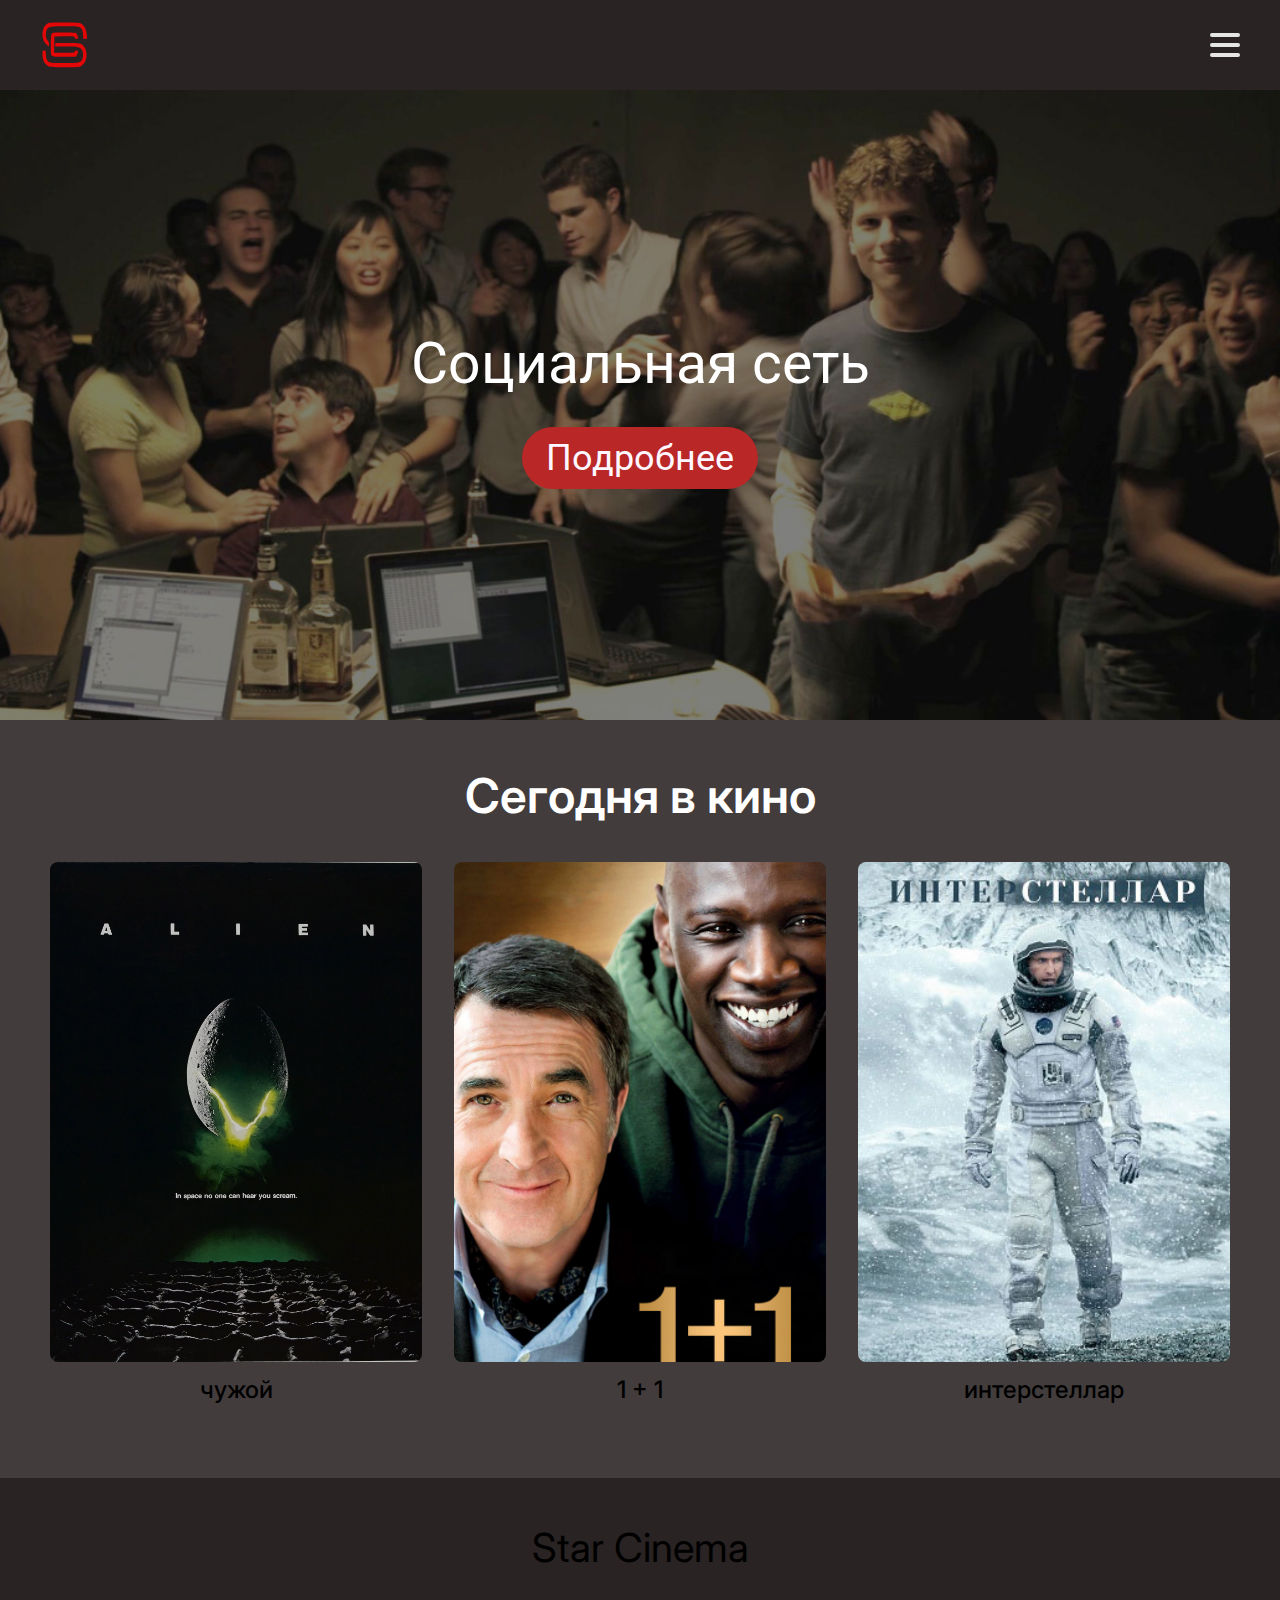
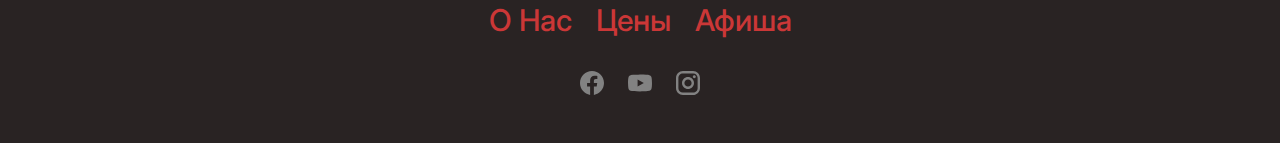
<file: index.html>
<!DOCTYPE html>
<html lang="ru">
<head>
    <meta charset="UTF-8">
    <meta name="viewport" content="width=device-width, initial-scale=1.0">
    <title>Star Cinema - Киноафиша</title>
    <link rel="stylesheet" href="scss/style.css">
    <link href="https://fonts.googleapis.com/css2?family=Inter:wght@400;500;600;700&family=Roboto:wght@400;500&display=swap" rel="stylesheet">
    <link rel="icon" href="assets/images/images.svg">
</head>
<body>
    <!-- Главная страница (афиша) -->
    <div class="page" id="main-page">
        <!-- Шапка сайта -->
        <header class="header">
            <div class="header__logo"><img src="assets/images/images.svg"></div>
            <div class="header__burger" id="burger-menu">
                <span></span>
                <span></span>
                <span></span>
            </div>
        </header>

        <!-- Основной контент -->
        <main class="main">
            <div class="main__hero">
                <div class="main__overlay"></div>
                <h1 class="main__title">Социальная сеть</h1>
                <button class="main__btn">Подробнее</button>
            </div>

            <section class="movies">
                <h2 class="movies__title">Сегодня в кино</h2>
                <div class="movies__container">
                    <div class="movie-card">
                        <div class="movie-card__image">
                            <img src="assets/images/alien.jpg" alt="Чужой">
                        </div>
                        <div class="movie-card__title">чужой</div>
                    </div>
                    <div class="movie-card">
                        <div class="movie-card__image">
                            <img src="assets/images/oneplus.jpg" alt="1 + 1">
                        </div>
                        <div class="movie-card__title">1 + 1</div>
                    </div>
                    <div class="movie-card">
                        <div class="movie-card__image">
                            <img src="assets/images/interstellar.jpg" alt="интерстеллар">
                        </div>
                        <div class="movie-card__title">интерстеллар</div>
                    </div>
                </div>
            </section>
        </main>

        <!-- Подвал сайта -->
        <footer class="footer">
            <div class="footer__logo">Star Cinema</div>
            <div class="footer__links">
                <a href="about.html" class="footer__link">О Нас</a>
                <a href="price.html" class="footer__link">Цены</a>
                <a href="posters.html" class="footer__link">Афиша</a>
            </div>
            <div class="footer__social">
                <a href="#" class="footer__social-icon">
                    <img src="assets/images/facebook-icon.svg" alt="Facebook">
                </a>
                <a href="#" class="footer__social-icon">
                    <img src="assets/images/youtube-icon.svg" alt="YouTube">
                </a>
                <a href="#" class="footer__social-icon">
                    <img src="assets/images/instagram-icon.svg" alt="Instagram">
                </a>
            </div>
        </footer>
    </div>

   <script src="js/script.js"></script>
</body>
</html>
</file>
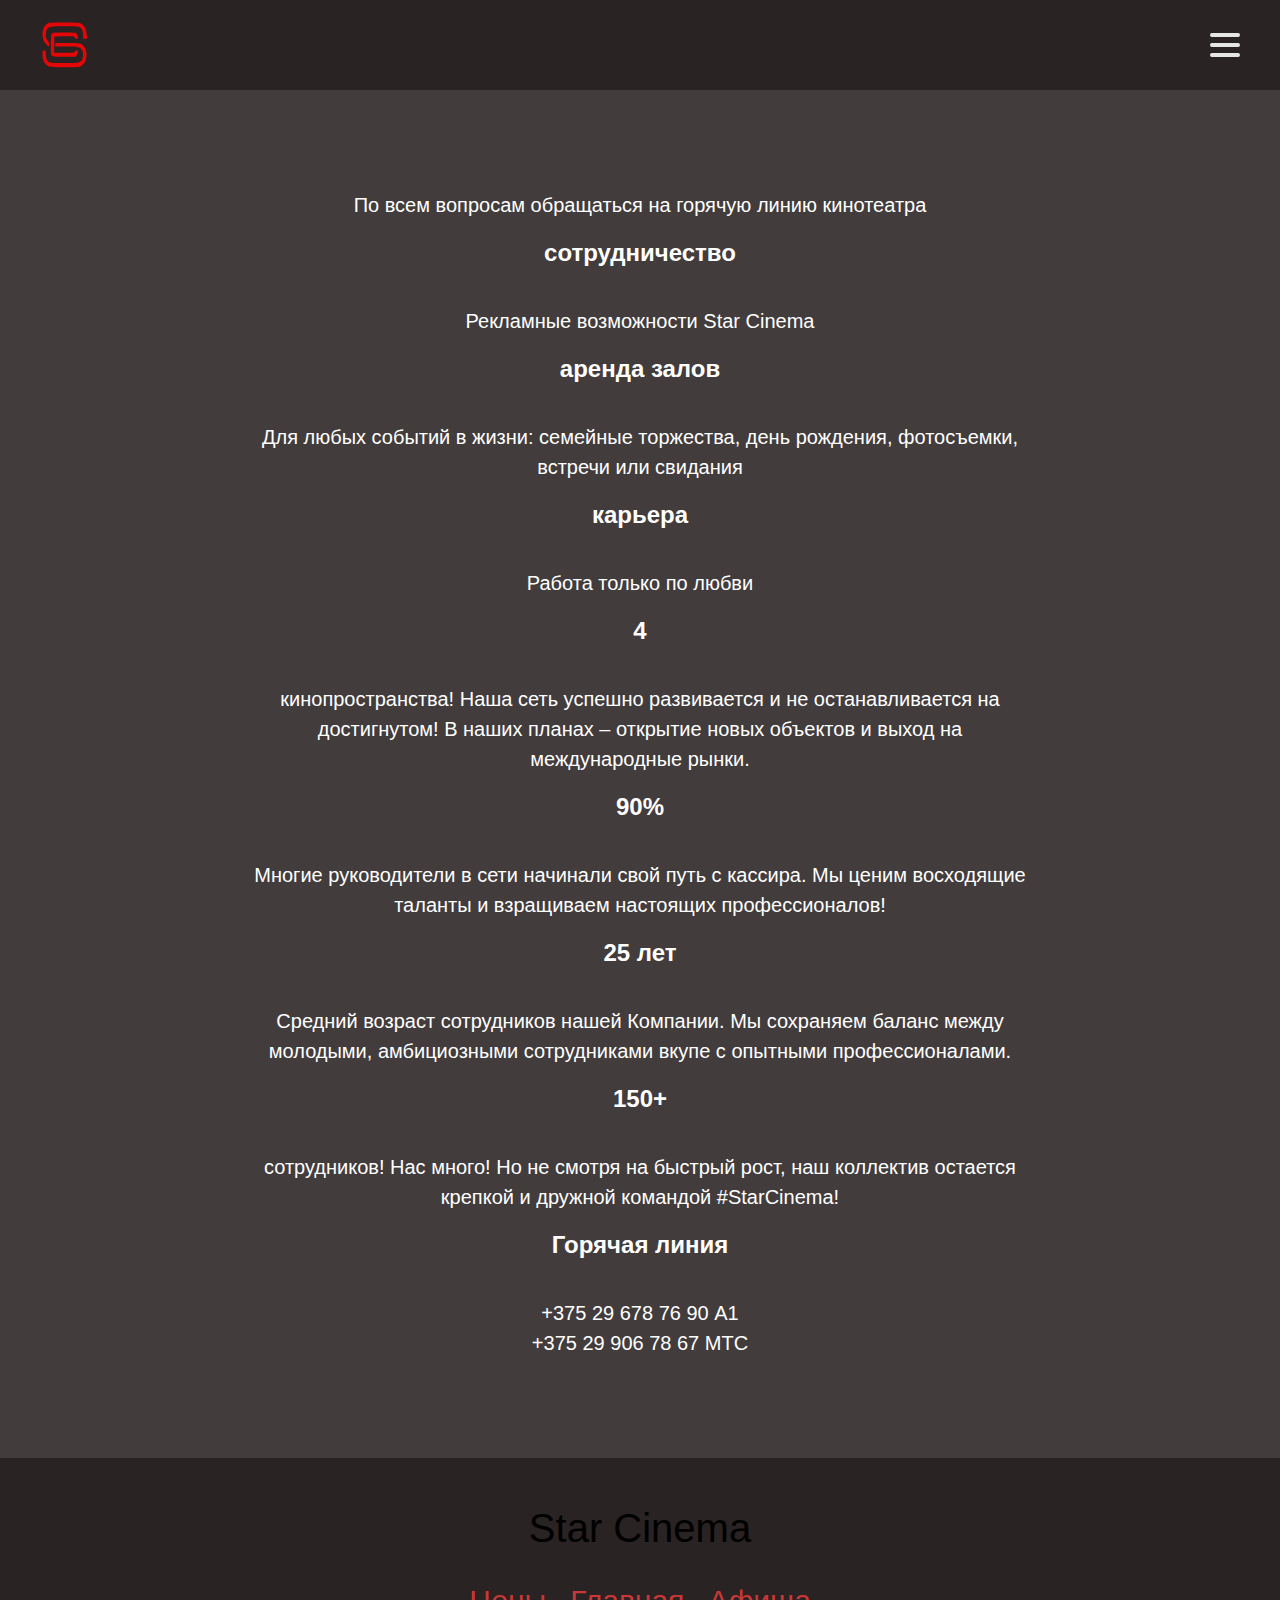
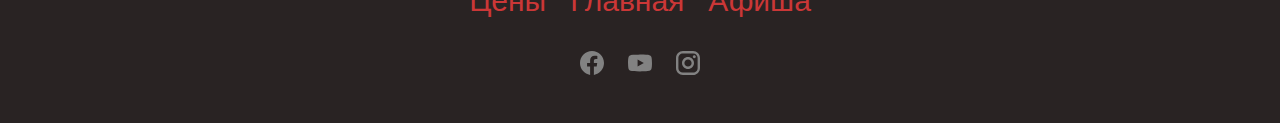
<file: about.html>
<!DOCTYPE html>
<html lang="ru">
<head>
    <meta charset="UTF-8">
    <meta name="viewport" content="width=device-width, initial-scale=1.0">
    <title>Star Cinema - О нас</title>
    <link rel="stylesheet" href="scss/style.css">
    <link rel="icon" href="assets/images/images.svg">
</head>
<body>
    <div class="page" id="about-page">
        <!-- Шапка сайта -->
        <header class="header">
            <div class="header__logo"><img src="assets/images/images.svg"></div>
            <div class="header__burger" id="burger-menu-about">
                <span></span>
                <span></span>
                <span></span>
            </div>
        </header>

        <!-- Основной контент -->
        <main class="main">
            <section class="about">
                <div class="about__content">
                    <div class="about__text">
                        По всем вопросам обращаться на горячую линию кинотеатра<br>
                        <strong>сотрудничество</strong><br>
                        Рекламные возможности Star Cinema<br>
                        <strong>аренда залов</strong><br>
                        Для любых событий в жизни: семейные торжества, день рождения, фотосъемки, встречи или свидания<br>
                        <strong>карьера</strong><br>
                        Работа только по любви<br>
                        <strong>4</strong><br>
                        кинопространства! Наша сеть успешно развивается и не останавливается на достигнутом! В наших планах – открытие новых объектов и выход на международные рынки.<br>
                        <strong>90%</strong><br>
                        Многие руководители в сети начинали свой путь с кассира. Мы ценим восходящие таланты и взращиваем настоящих профессионалов!<br>
                        <strong>25 лет</strong><br>
                        Средний возраст сотрудников нашей Компании. Мы сохраняем баланс между молодыми, амбициозными сотрудниками вкупе с опытными профессионалами.<br>
                        <strong>150+</strong><br>
                        сотрудников! Нас много! Но не смотря на быстрый рост, наш коллектив остается крепкой и дружной командой #StarCinema!<br>
                        <strong>Горячая линия</strong><br>
                        +375 29 678 76 90 А1<br>
                        +375 29 906 78 67 МТС
                    </div>
                </div>
            </section>
        </main>

        <!-- Подвал сайта -->
        <footer class="footer">
            <div class="footer__logo">Star Cinema</div>
            <div class="footer__links">
                <a href="price.html" class="footer__link">Цены</a>
                <a href="index.html" class="footer__link">Главная</a>
                <a href="posters.html" class="footer__link">Афиша</a>
            </div>
            <div class="footer__social">
                <a href="#" class="footer__social-icon">
                    <img src="assets/images/facebook-icon.svg" alt="Facebook">
                </a>
                <a href="#" class="footer__social-icon">
                    <img src="assets/images/youtube-icon.svg" alt="YouTube">
                </a>
                <a href="#" class="footer__social-icon">
                    <img src="assets/images/instagram-icon.svg" alt="Instagram">
                </a>
            </div>
        </footer>
    </div>

    <script src="js/script.js"></script>
</body>
</html>
</file>
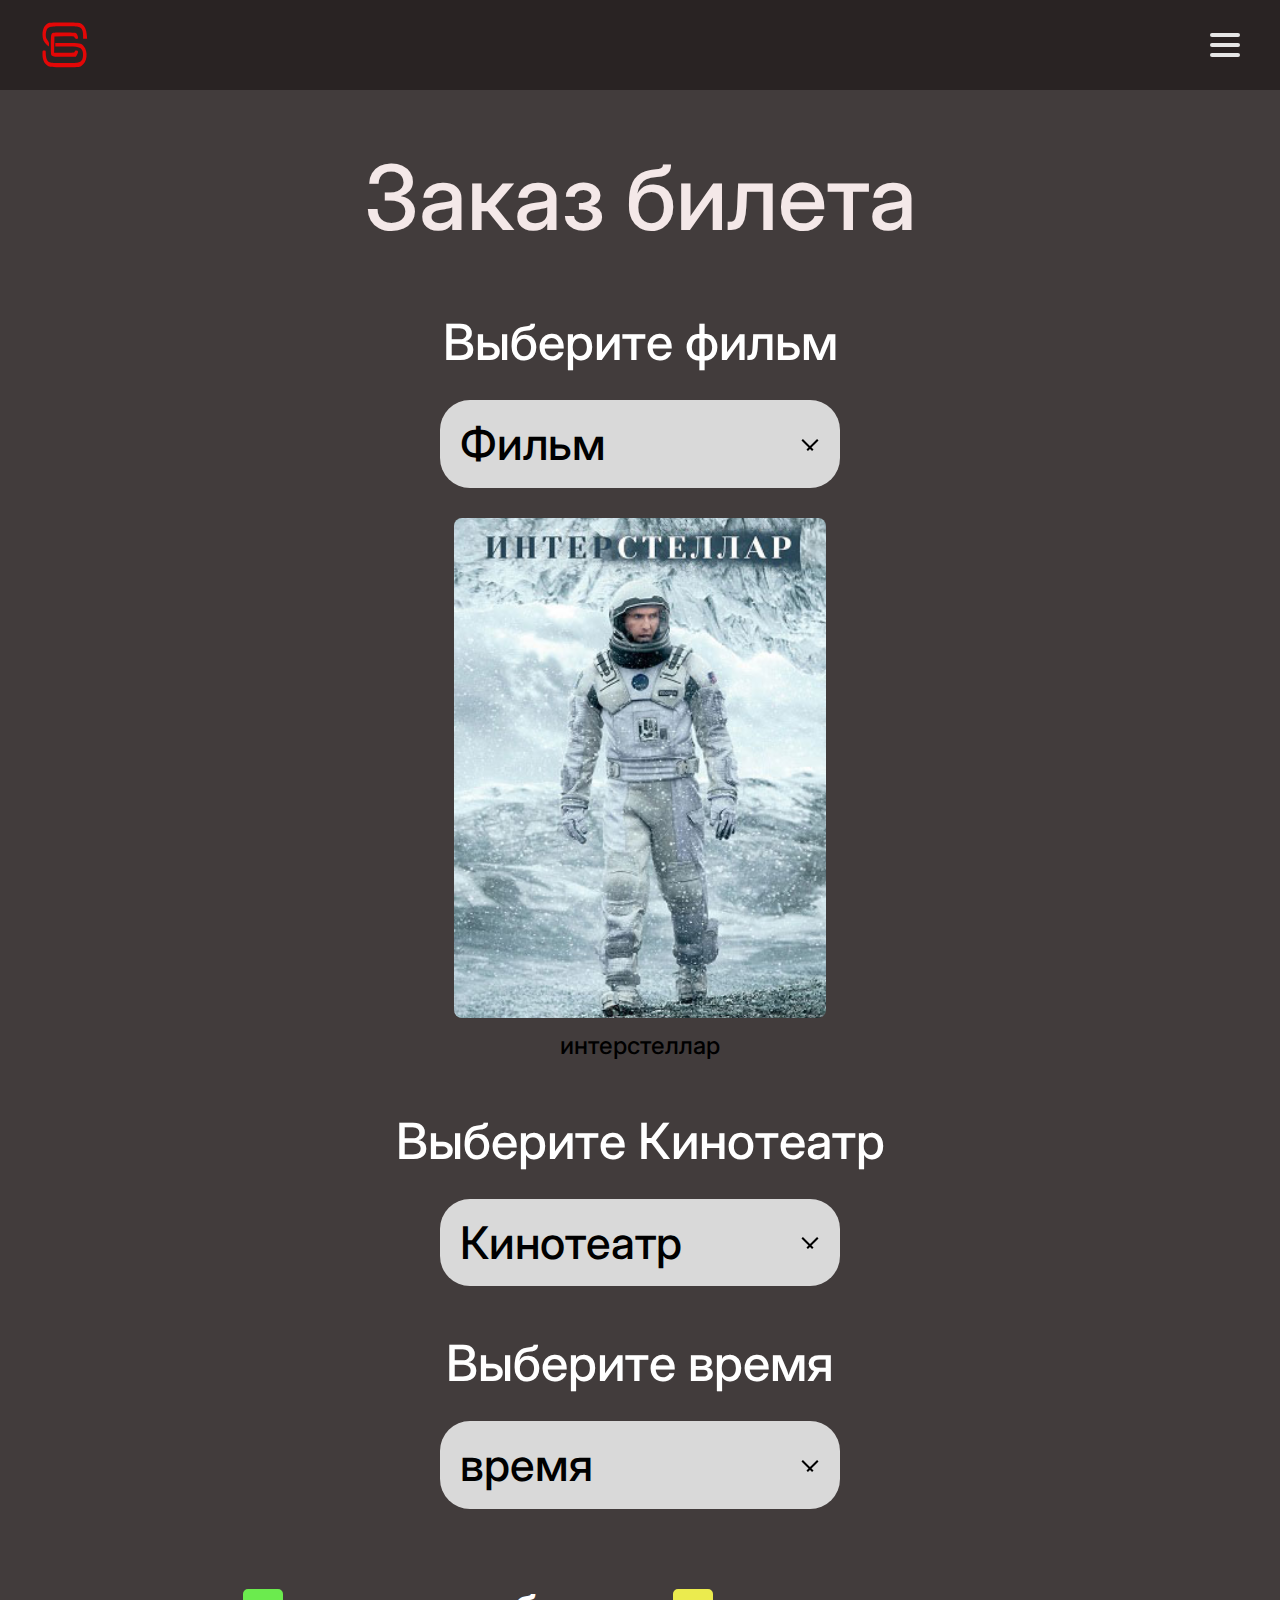
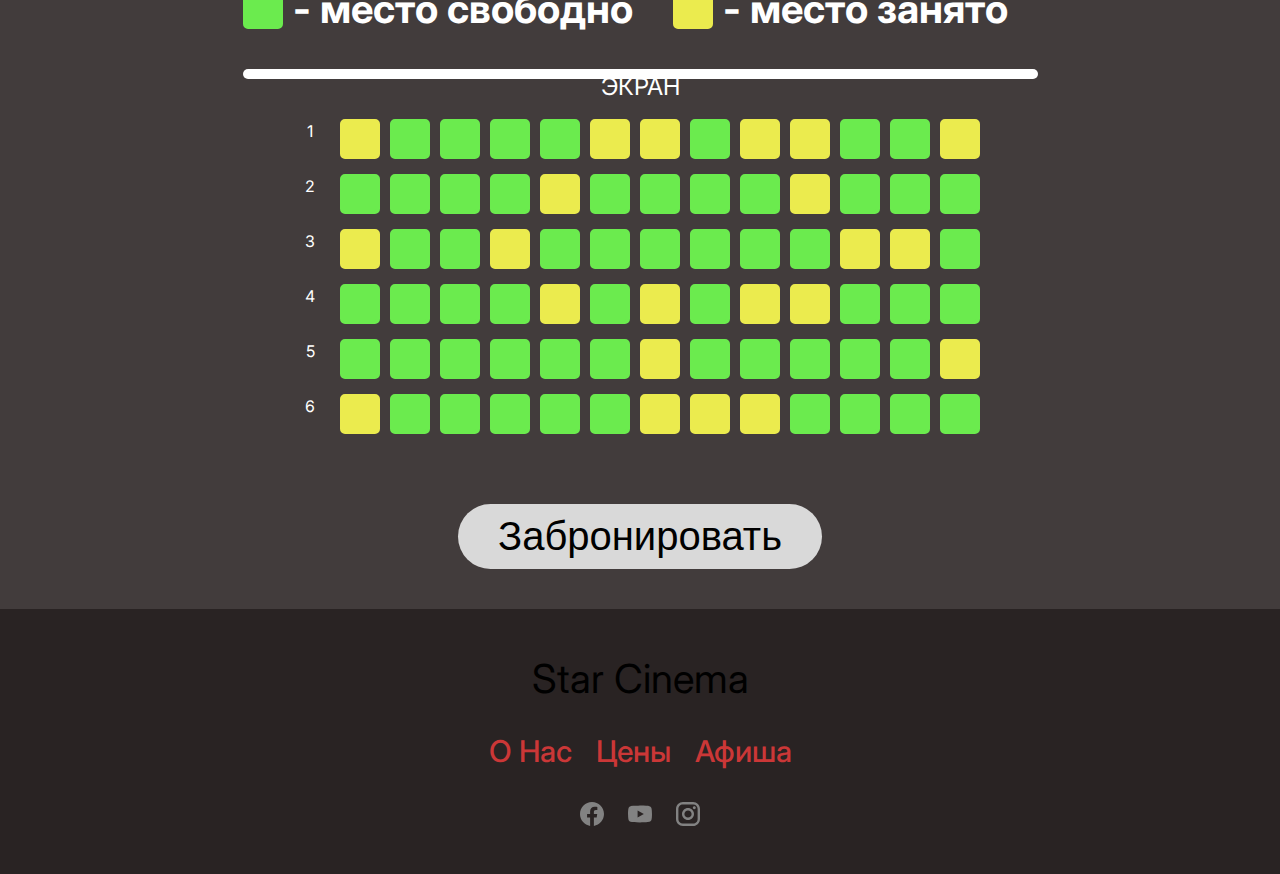
<file: booking.html>
<!DOCTYPE html>
<html lang="ru">
<head>
    <meta charset="UTF-8">
    <meta name="viewport" content="width=device-width, initial-scale=1.0">
    <title>Star Cinema - Бронирование</title>
    <link rel="stylesheet" href="scss/style.css">
    <link href="https://fonts.googleapis.com/css2?family=Inter:wght@400;500;600;700&family=Roboto:wght@400;500&display=swap" rel="stylesheet">
    <link rel="icon" href="assets/images/images.svg">
</head>
<body>
    <div class="page" id="booking-page">
        <!-- Шапка сайта -->
        <header class="header">
            <div class="header__logo"><img src="assets/images/images.svg"></div>
            <div class="header__burger" id="burger-menu-booking">
                <span></span>
                <span></span>
                <span></span>
            </div>
        </header>

        <!-- Основной контент -->
        <main class="main">
            <section class="booking">
                <h2 class="booking__title">Заказ билета</h2>
                
                <div class="booking__form">
                    <div class="booking__section">
                        <h3 class="booking__section-title">Выберите фильм</h3>
                        <div class="booking__dropdown">
                            <div class="booking__dropdown-selected">
                                <span>Фильм</span>
                                <div class="booking__dropdown-arrow"></div>
                            </div>
                        </div>
                        
                        <div class="booking__movie">
                            <div class="booking__movie-image">
                                <img src="assets/images/interstellar.jpg" alt="Интерстеллар">
                            </div>
                            <div class="booking__movie-title">интерстеллар</div>
                        </div>
                    </div>

                    <div class="booking__section">
                        <h3 class="booking__section-title">Выберите Кинотеатр</h3>
                        <div class="booking__dropdown">
                            <div class="booking__dropdown-selected">
                                <span>Кинотеатр</span>
                                <div class="booking__dropdown-arrow"></div>
                            </div>
                        </div>
                    </div>

                    <div class="booking__section">
                        <h3 class="booking__section-title">Выберите время</h3>
                        <div class="booking__dropdown">
                            <div class="booking__dropdown-selected">
                                <span>время</span>
                                <div class="booking__dropdown-arrow"></div>
                            </div>
                        </div>
                    </div>

                    <div class="booking__section">
                        <div class="booking__seats">
                            <div class="booking__seats-legend">
                                <div class="booking__seat booking__seat--free"></div>
                                <span>- место свободно</span>
                                <div class="booking__seat booking__seat--occupied"></div>
                                <span>- место занято</span>
                            </div>
                            <div class="booking__seats-container">
                                <!-- Ряды и места будут добавлены через JavaScript -->
                                <div class="booking__seats-screen"></div>
                                <div class="booking__seats-rows"></div>
                            </div>
                        </div>
                    </div>

                    <button class="booking__submit">Забронировать</button>
                </div>
            </section>
        </main>

        <!-- Подвал сайта -->
        <footer class="footer">
            <div class="footer__logo">Star Cinema</div>
            <div class="footer__links">
                <a href="about.html" class="footer__link">О Нас</a>
                <a href="price.html" class="footer__link">Цены</a>
                <a href="posters.html" class="footer__link">Афиша</a>
            </div>
            <div class="footer__social">
                <a href="#" class="footer__social-icon">
                    <img src="assets/images/facebook-icon.svg" alt="Facebook">
                </a>
                <a href="#" class="footer__social-icon">
                    <img src="assets/images/youtube-icon.svg" alt="YouTube">
                </a>
                <a href="#" class="footer__social-icon">
                    <img src="assets/images/instagram-icon.svg" alt="Instagram">
                </a>
            </div>
        </footer>
    </div>

    <script src="js/script.js"></script>
</body>
</html>
</file>
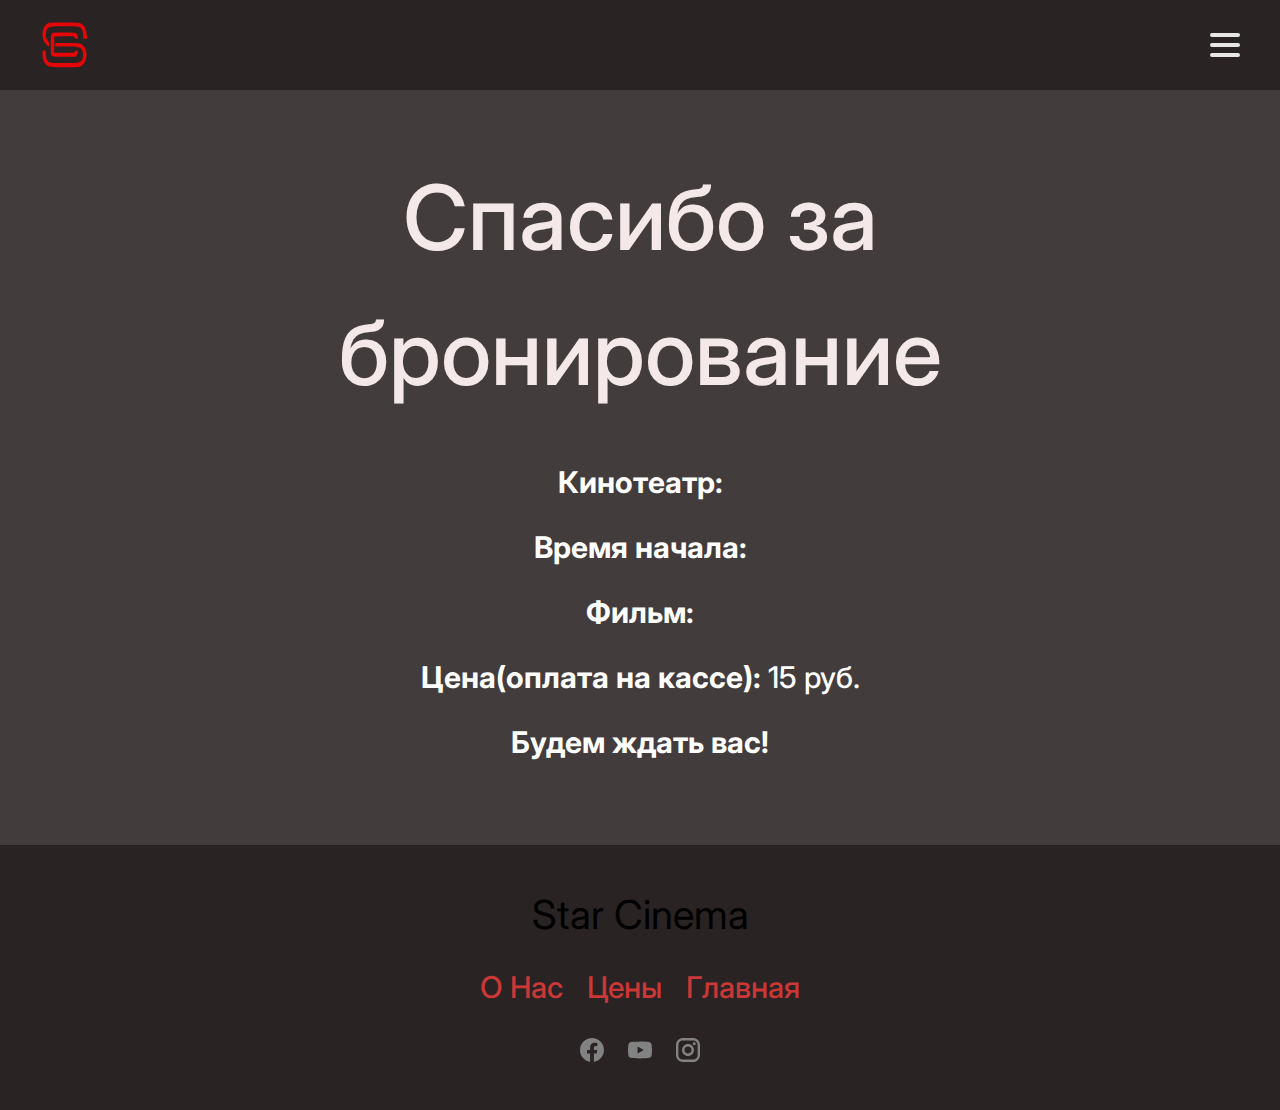
<file: confirmation.html>
<!DOCTYPE html>
<html lang="ru">
<head>
    <meta charset="UTF-8">
    <meta name="viewport" content="width=device-width, initial-scale=1.0">
    <title>Star Cinema - Подтверждение бронирования</title>
    <link rel="stylesheet" href="scss/style.css">
    <link href="https://fonts.googleapis.com/css2?family=Inter:wght@400;500;600;700&family=Roboto:wght@400;500&display=swap" rel="stylesheet">
    <link rel="icon" href="assets/images/images.svg">
</head>
<body>
    <div class="page" id="booking-confirmation-page">
        <!-- Шапка сайта -->
        <header class="header">
            <div class="header__logo"><img src="assets/images/images.svg"></div>
            <div class="header__burger" id="burger-menu-confirmation">
                <span></span>
                <span></span>
                <span></span>
            </div>
        </header>

        <!-- Основной контент -->
        <main class="main">
            <section class="confirmation">
                <h2 class="confirmation__title">Спасибо за бронирование</h2>
                <div class="confirmation__details">
                    <p><strong>Кинотеатр:</strong> <span id="confirmation-cinema"></span></p>
                    <p><strong>Время начала:</strong> <span id="confirmation-time"></span></p>
                    <p><strong>Фильм:</strong> <span id="confirmation-movie"></span></p>
                    <p><strong>Цена(оплата на кассе):</strong> <span id="confirmation-price">15 руб.</span></p>
                    <p><strong>Будем ждать вас!</strong></p>
                </div>
            </section>
        </main>

        <!-- Подвал сайта -->
        <footer class="footer">
            <div class="footer__logo">Star Cinema</div>
            <div class="footer__links">
                <a href="about.html" class="footer__link">О Нас</a>
                <a href="price.html" class="footer__link">Цены</a>
                <a href="index.html" class="footer__link">Главная</a>
            </div>
            <div class="footer__social">
                <a href="#" class="footer__social-icon">
                    <img src="assets/images/facebook-icon.svg" alt="Facebook">
                </a>
                <a href="#" class="footer__social-icon">
                    <img src="assets/images/youtube-icon.svg" alt="YouTube">
                </a>
                <a href="#" class="footer__social-icon">
                    <img src="assets/images/instagram-icon.svg" alt="Instagram">
                </a>
            </div>
        </footer>
    </div>

    <script src="js/script.js"></script>
</body>
</html>
</file>
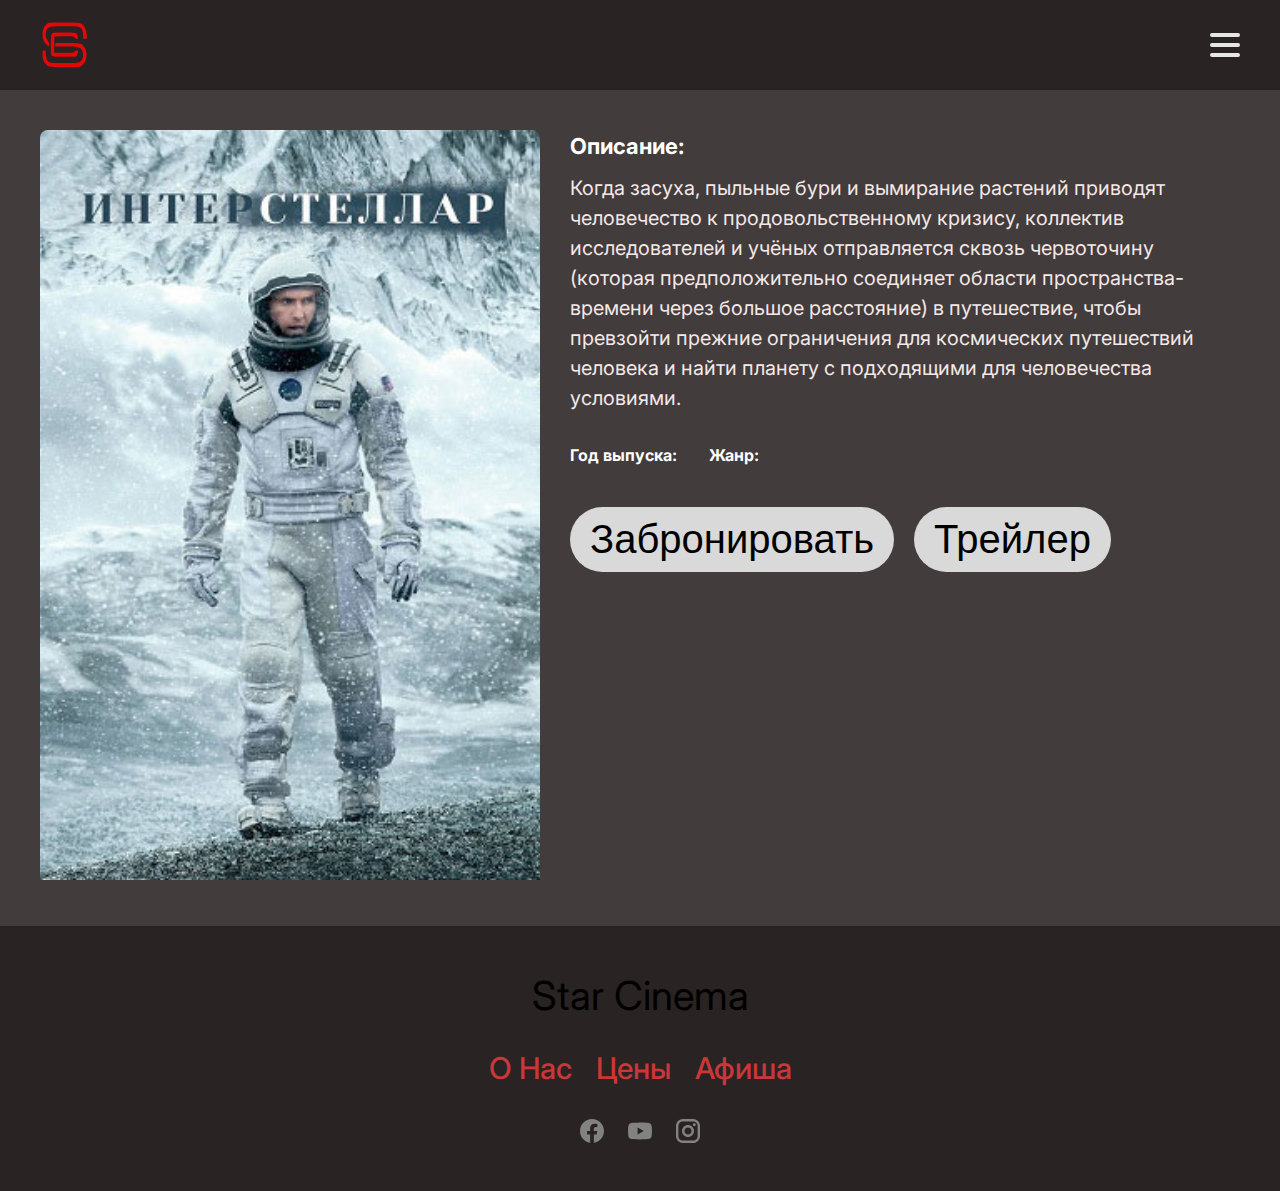
<file: movie.html>
<!DOCTYPE html>
<html lang="ru">
<head>
    <meta charset="UTF-8">
    <meta name="viewport" content="width=device-width, initial-scale=1.0">
    <title>Star Cinema - Фильм</title>
    <link rel="stylesheet" href="scss/style.css">
    <link href="https://fonts.googleapis.com/css2?family=Inter:wght@400;500;600;700&family=Roboto:wght@400;500&display=swap" rel="stylesheet">
    <link rel="icon" href="assets/images/images.svg">
</head>
<body>
    <div class="page" id="movie-page">
        <!-- Шапка сайта -->
        <header class="header">
            <div class="header__logo"><img src="assets/images/images.svg"></div>
            <div class="header__burger" id="burger-menu-movie">
                <span></span>
                <span></span>
                <span></span>
            </div>
        </header>

        <!-- Основной контент -->
        <main class="main">
            <section class="movie">
                <div class="movie__content">
                    <div class="movie__image">
                        <img src="assets/images/interstellar.jpg" alt="Интерстеллар">
                    </div>
                    <div class="movie__info">
                        <div class="movie__description">
                            <strong>Описание:</strong>
                            <p>Когда засуха, пыльные бури и вымирание растений приводят человечество к продовольственному кризису, коллектив исследователей и учёных отправляется сквозь червоточину (которая предположительно соединяет области пространства-времени через большое расстояние) в путешествие, чтобы превзойти прежние ограничения для космических путешествий человека и найти планету с подходящими для человечества условиями.</p>
                        </div>
                        <div class="movie__year-genre-row">
                            <span class="movie__year"><strong>Год выпуска:</strong> <span id="movie-year"></span></span>
                            <span class="movie__genre"><strong>Жанр:</strong> <span id="movie-genre"></span></span>
                        </div>
                        <div class="movie__buttons">
                            <button class="movie__btn movie__btn--book">Забронировать</button>
                            <button class="movie__btn movie__btn--video">Трейлер</button>
                        </div>
                    </div>
                </div>
            </section>
        </main>

        <!-- Подвал сайта -->
        <footer class="footer">
            <div class="footer__logo">Star Cinema</div>
            <div class="footer__links">
                <a href="about.html" class="footer__link">О Нас</a>
                <a href="price.html" class="footer__link">Цены</a>
                <a href="posters.html" class="footer__link">Афиша</a>
            </div>
            <div class="footer__social">
                <a href="#" class="footer__social-icon">
                    <img src="assets/images/facebook-icon.svg" alt="Facebook">
                </a>
                <a href="#" class="footer__social-icon">
                    <img src="assets/images/youtube-icon.svg" alt="YouTube">
                </a>
                <a href="#" class="footer__social-icon">
                    <img src="assets/images/instagram-icon.svg" alt="Instagram">
                </a>
            </div>
        </footer>
    </div>

    <script src="js/script.js"></script>
    <script id="movie-posters-xml" src="movie-posters.xml" type="text/xml"></script>
</body>
</html>
</file>
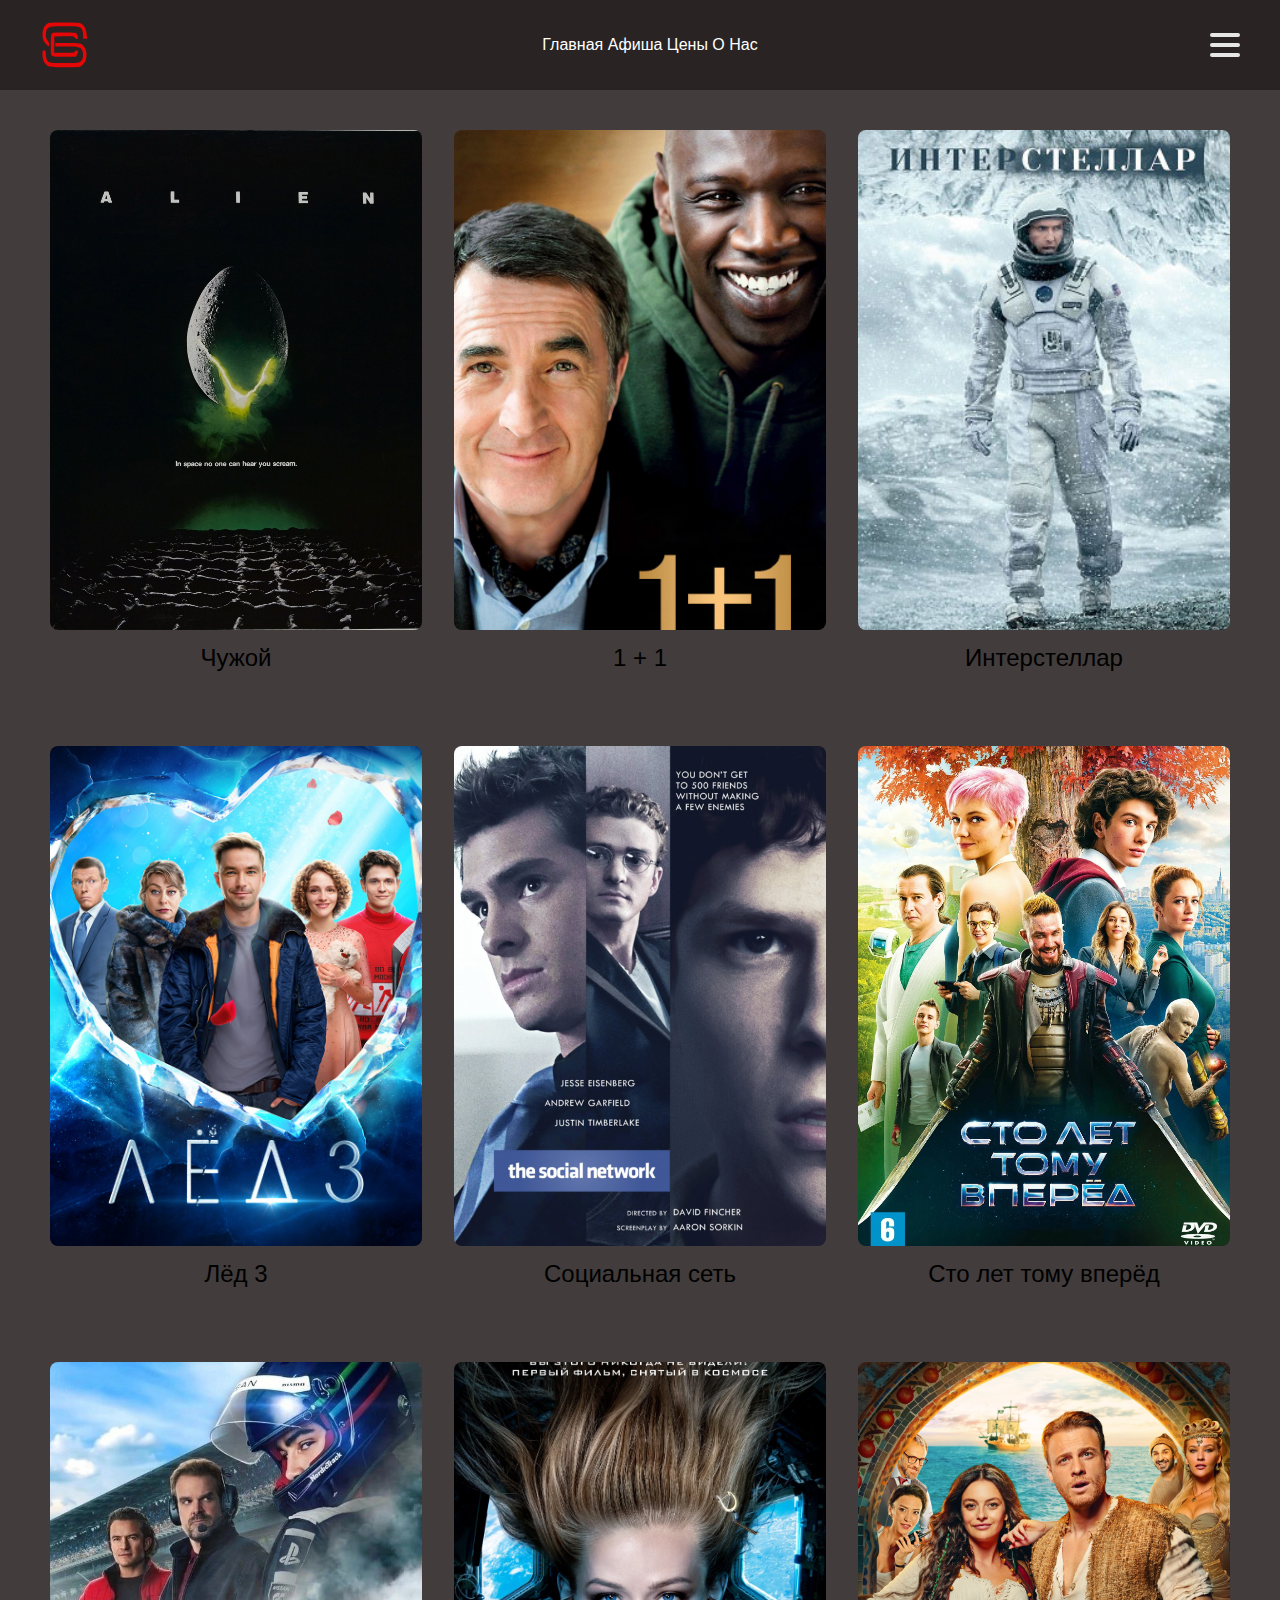
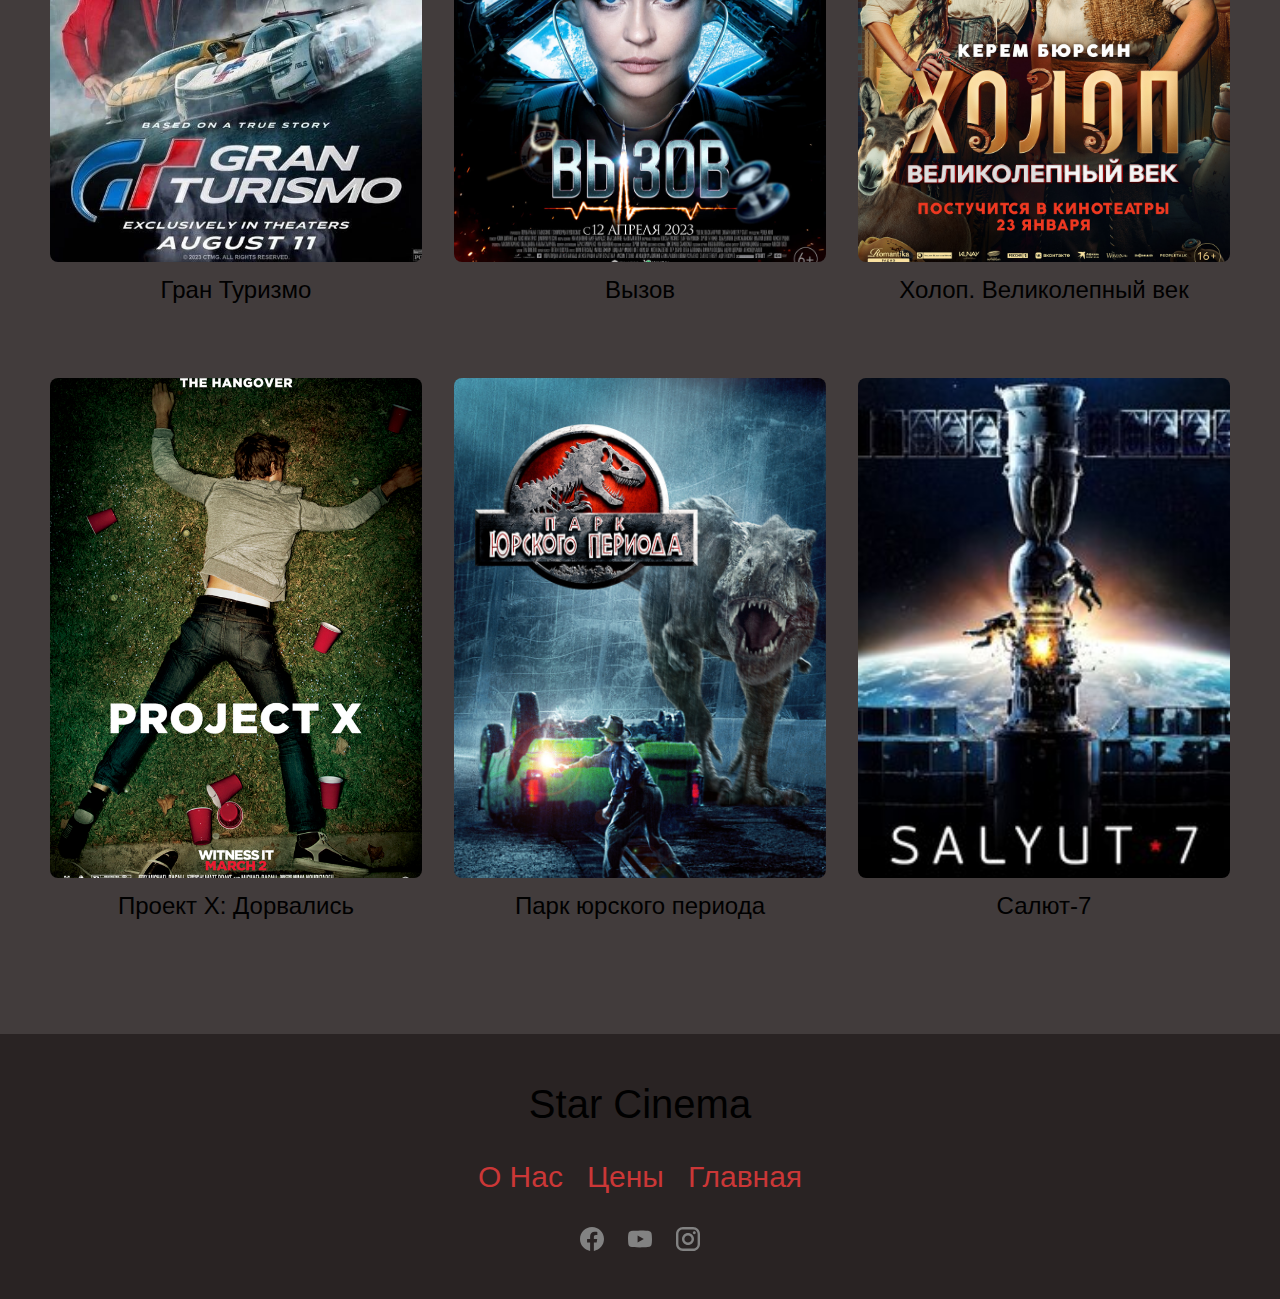
<file: posters.html>
<!DOCTYPE html>
<html lang="ru">
<head>
    <meta charset="UTF-8">
    <meta name="viewport" content="width=device-width, initial-scale=1.0">
    <title>Star Cinema - Афиша</title>
    <link rel="stylesheet" href="scss/style.css">
    <link rel="icon" href="assets/images/images.svg">
</head>
<body>
    <div class="page" id="poster-page">
        <!-- Шапка сайта -->
        <header class="header">
            <div class="header__logo"><img src="assets/images/images.svg"></div>
            <div class="header__buttons">
                <a class="header__butn" href="index.html">Главная</a>
                <a class="header__butn" href="posters.html">Афиша</a>
                <a class="header__butn" href="price.html">Цены</a>
                <a class="header__butn" href="about.html">О Нас</a>
            </div>
            <div class="header__burger" id="burger-menu-poster">
                <span></span>
                <span></span>
                <span></span>
            </div>
        </header>

        <!-- Основной контент -->
        <main class="main">
            <section class="posters">
                <div id="posters-container"></div>
            </section>
        </main>

        <!-- Подвал сайта -->
        <footer class="footer">
            <div class="footer__logo">Star Cinema</div>
            <div class="footer__links">
                <a href="about.html" class="footer__link">О Нас</a>
                <a href="price.html" class="footer__link">Цены</a>
                <a href="index.html" class="footer__link">Главная</a>
            </div>
            <div class="footer__social">
                <a href="#" class="footer__social-icon">
                    <img src="assets/images/facebook-icon.svg" alt="Facebook">
                </a>
                <a href="#" class="footer__social-icon">
                    <img src="assets/images/youtube-icon.svg" alt="YouTube">
                </a>
                <a href="#" class="footer__social-icon">
                    <img src="assets/images/instagram-icon.svg" alt="Instagram">
                </a>
            </div>
        </footer>
    </div>

    <script src="js/script.js"></script>
</body>
</html>
</file>
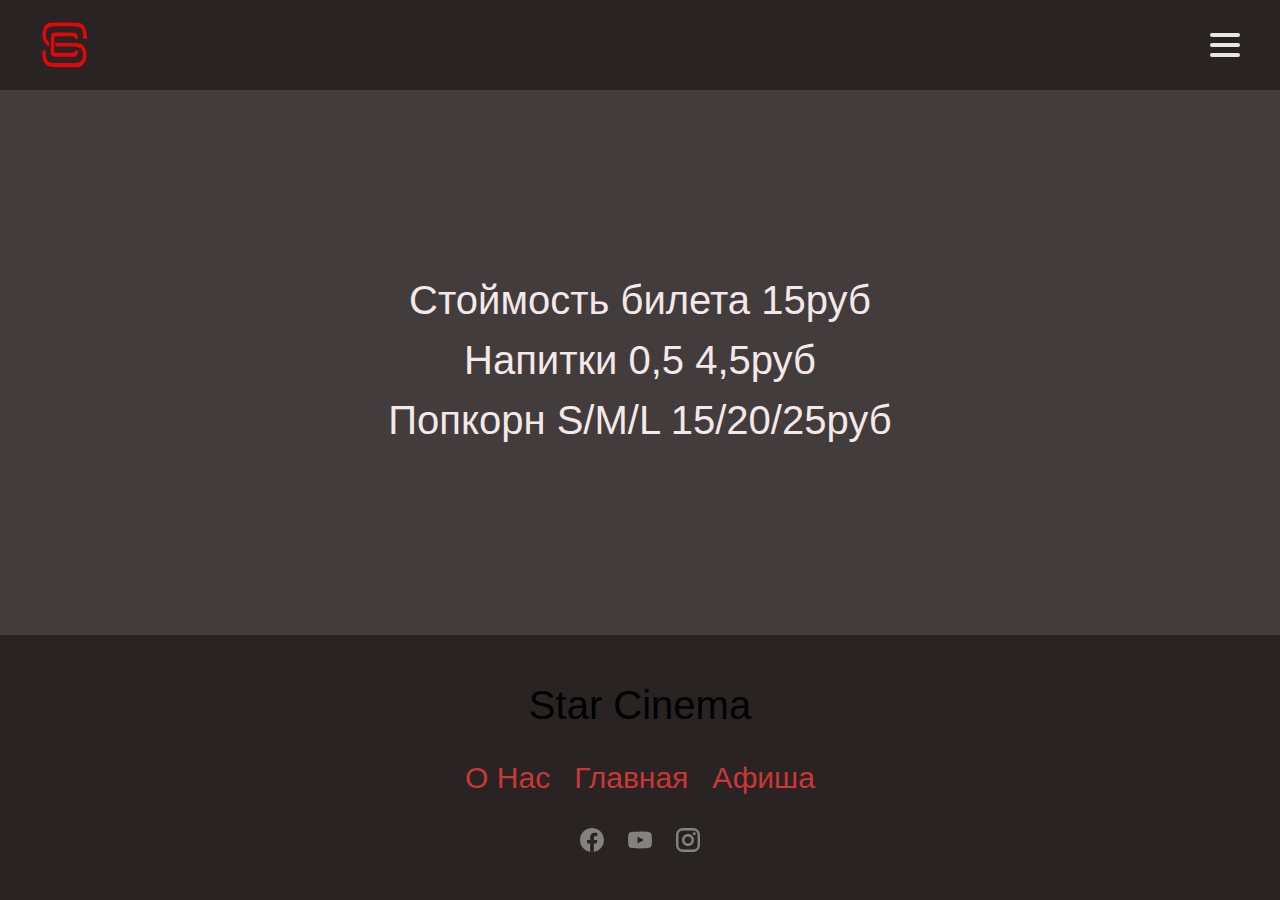
<file: price.html>
<!DOCTYPE html>
<html lang="ru">
<head>
    <meta charset="UTF-8">
    <meta name="viewport" content="width=device-width, initial-scale=1.0">
    <title>Star Cinema - Цены</title>
    <link rel="stylesheet" href="scss/style.css">
    <link rel="icon" href="assets/images/images.svg">
</head>
<body>
    <div class="page" id="price-page">
        <!-- Шапка сайта -->
        <header class="header">
            <div class="header__logo"><img src="assets/images/images.svg"></div>
            <div class="header__burger" id="burger-menu-price">
                <span></span>
                <span></span>
                <span></span>
            </div>
        </header>

        <!-- Основной контент -->
        <main class="main">
            <section class="prices">
                <div class="prices__content">
                    <div class="prices__text">
                        Стоймость билета 15руб<br>
                        Напитки 0,5 4,5руб<br>
                        Попкорн S/M/L 15/20/25руб
                    </div>
                </div>
            </section>
        </main>

        <!-- Подвал сайта -->
        <footer class="footer">
            <div class="footer__logo">Star Cinema</div>
            <div class="footer__links">
                <a href="about.html" class="footer__link">О Нас</a>
                <a href="index.html" class="footer__link">Главная</a>
                <a href="posters.html" class="footer__link">Афиша</a>
            </div>
            <div class="footer__social">
                <a href="#" class="footer__social-icon">
                    <img src="assets/images/facebook-icon.svg" alt="Facebook">
                </a>
                <a href="#" class="footer__social-icon">
                    <img src="assets/images/youtube-icon.svg" alt="YouTube">
                </a>
                <a href="#" class="footer__social-icon">
                    <img src="assets/images/instagram-icon.svg" alt="Instagram">
                </a>
            </div>
        </footer>
    </div>

    <script src="js/script.js"></script>
</body>
</html>
</file>
<file: scss/style.css>
@charset "UTF-8";
/* Основные настройки и сброс стилей */
* {
  margin: 0;
  padding: 0;
  box-sizing: border-box;
}

body {
  font-family: "Inter", sans-serif;
  color: #ffffff;
  background-color: #423C3C;
  line-height: 1.5;
}

body.lock {
  overflow: hidden;
}

img {
  max-width: 100%;
  height: auto;
}

a {
  text-decoration: none;
  color: inherit;
}

button {
  cursor: pointer;
  border: none;
  outline: none;
}

.hidden {
  display: none;
}

/* Стили для страницы */
.page {
  display: flex;
  flex-direction: column;
  min-height: 100vh;
}

/* Шапка сайта */
.header {
  background-color: #292323;
  padding: 20px 40px;
  display: flex;
  justify-content: space-between;
  align-items: center;
}

.header__logo {
  width: 50px;
  height: 50px;
  color: #000000;
}

.header__burger {
  display: flex;
  flex-direction: column;
  justify-content: space-between;
  width: 30px;
  height: 24px;
  cursor: pointer;
}

.header__burger span {
  display: block;
  width: 100%;
  height: 4px;
  background-color: #E6E6E6;
  border-radius: 30px;
}

/* Основной контент */
.main {
  flex: 1;
  display: flex;
  flex-direction: column;
}

.main__hero {
  position: relative;
  height: 70vh;
  background-image: url("../assets/images/main-bg.jpg");
  background-size: cover;
  background-position: center;
  display: flex;
  flex-direction: column;
  justify-content: center;
  align-items: center;
  text-align: center;
  padding: 0 20px;
}

.main__overlay {
  position: absolute;
  top: 0;
  left: 0;
  width: 100%;
  height: 100%;
  background-color: rgba(0, 0, 0, 0.5);
  z-index: 1;
}

.main__title {
  position: relative;
  z-index: 2;
  font-size: 57px;
  font-weight: 400;
  margin-bottom: 20px;
  color: #FFFFFF;
  font-family: "Roboto", sans-serif;
}

.main__btn {
  position: relative;
  z-index: 2;
  background-color: #BA2727;
  color: #FEF7FF;
  font-size: 36px;
  padding: 10px 24px;
  border-radius: 100px;
  font-family: "Roboto", sans-serif;
  transition: background-color 0.3s ease;
}

.main__btn:hover {
  background-color: #901e1e;
}

/* Секция с фильмами */
.movies {
  padding: 40px 20px;
}

.movies__title {
  font-size: 48px;
  font-weight: 600;
  margin-bottom: 30px;
  text-align: center;
  color: #FFFFFF;
}

.movies__container {
  display: flex;
  justify-content: center;
  gap: 32px;
  flex-wrap: wrap;
}

/* Карточка фильма */
.movie-card {
  width: 372px;
  display: flex;
  flex-direction: column;
  margin-bottom: 30px;
  cursor: pointer;
  transition: transform 0.3s ease;
}

.movie-card:hover {
  transform: translateY(-5px);
}

.movie-card__image {
  width: 100%;
  height: 500px;
  overflow: hidden;
  border-radius: 8px;
  margin-bottom: 10px;
}

.movie-card__image img {
  width: 100%;
  height: 100%;
  -o-object-fit: cover;
  object-fit: cover;
  transition: transform 0.3s ease;
}

.movie-card__image:hover img {
  transform: scale(1.05);
}

.movie-card__title {
  font-size: 24px;
  font-weight: 500;
  text-align: center;
  color: #000000;
}

/* Постеры фильмов */
.posters {
  padding: 40px 20px;
}

.posters__row {
  display: flex;
  justify-content: center;
  gap: 32px;
  margin-bottom: 40px;
}

/* Страница с ценами */
.prices {
  padding: 100px 20px;
  display: flex;
  justify-content: center;
  align-items: center;
  min-height: 60vh;
}

.prices__content {
  max-width: 800px;
  text-align: center;
}

.prices__text {
  font-size: 40px;
  font-weight: 500;
  color: #F4E8E8;
  line-height: 1.5;
}

/* Страница о нас */
.about {
  padding: 100px 20px;
  display: flex;
  justify-content: center;
  align-items: center;
}

.about__content {
  max-width: 800px;
  text-align: center;
}

.about__text {
  font-size: 20px;
  font-weight: 500;
  color: #FFFFFF;
  line-height: 1.5;
}

.about__text strong {
  display: block;
  font-size: 24px;
  margin-top: 15px;
  margin-bottom: 5px;
}

/* Страница фильма */
.movie {
  padding: 40px 20px;
}

.movie__content {
  display: flex;
  flex-direction: column;
  align-items: center;
  max-width: 1200px;
  margin: 0 auto;
  gap: 30px;
}

@media (min-width: 992px) {
  .movie__content {
    flex-direction: row;
    align-items: flex-start;
  }
}
.movie__image {
  width: 100%;
  max-width: 500px;
  border-radius: 8px;
  overflow: hidden;
}

.movie__image img {
  width: 100%;
  height: auto;
}

.movie__info {
  flex: 1;
}

.movie__description {
  margin-bottom: 30px;
}

.movie__description strong {
  display: block;
  font-size: 22px;
  color: #FFFFFF;
  margin-bottom: 10px;
}

.movie__description p {
  font-size: 20px;
  color: #F4E8E8;
  line-height: 1.5;
}

.movie__buttons {
  display: flex;
  gap: 20px;
  flex-wrap: wrap;
}

.movie__btn {
  background-color: #D9D9D9;
  color: #000000;
  font-size: 40px;
  font-weight: 500;
  padding: 10px 20px;
  border-radius: 60px;
  transition: background-color 0.3s ease;
}

.movie__btn:hover {
  background-color: silver;
}

.movie__year-genre-row {
  display: flex;
  gap: 32px;
  margin-bottom: 40px;
}

/* Страница бронирования */
.booking {
  padding: 40px 20px;
  max-width: 1200px;
  margin: 0 auto;
}

.booking__title {
  font-size: 90px;
  font-weight: 500;
  text-align: center;
  color: #F4E8E8;
  margin-bottom: 40px;
}

.booking__form {
  display: flex;
  flex-direction: column;
  gap: 40px;
}

.booking__section-title {
  font-size: 50px;
  font-weight: 500;
  color: #FFFFFF;
  margin-bottom: 20px;
  text-align: center;
}

.booking__dropdown {
  position: relative;
  max-width: 400px;
  margin: 0 auto;
}

.booking__dropdown-selected {
  background-color: #D9D9D9;
  color: #000000;
  font-size: 45px;
  font-weight: 500;
  padding: 10px 20px;
  border-radius: 30px;
  display: flex;
  align-items: center;
  justify-content: space-between;
  cursor: pointer;
}

.booking__dropdown-arrow {
  position: relative;
  width: 20px;
  height: 20px;
}

.booking__dropdown-arrow::before, .booking__dropdown-arrow::after {
  content: "";
  position: absolute;
  background-color: #000000;
  width: 15px;
  height: 2px;
  top: 10px;
}

.booking__dropdown-arrow::before {
  transform: rotate(45deg);
  left: 0;
}

.booking__dropdown-arrow::after {
  transform: rotate(-45deg);
  right: 0;
}

.booking__dropdown-options {
  position: absolute;
  top: 100%;
  left: 0;
  width: 100%;
  background: #fff;
  color: #222;
  border-radius: 0 0 20px 20px;
  box-shadow: 0 4px 16px rgba(0, 0, 0, 0.12);
  z-index: 10;
  display: none;
  max-height: 300px;
  overflow-y: auto;
}

.booking__dropdown-options.active {
  display: block;
}

.booking__dropdown-option {
  padding: 12px 20px;
  cursor: pointer;
  font-size: 20px;
  transition: background 0.2s;
}

.booking__dropdown-option:hover {
  background: #f0f0f0;
}

.booking__movie {
  display: flex;
  flex-direction: column;
  align-items: center;
  margin-top: 30px;
}

.booking__movie-image {
  width: 372px;
  height: 500px;
  overflow: hidden;
  border-radius: 8px;
  margin-bottom: 10px;
}

.booking__movie-image img {
  width: 100%;
  height: 100%;
  -o-object-fit: cover;
  object-fit: cover;
}

.booking__movie-title {
  font-size: 24px;
  font-weight: 500;
  color: #000000;
}

.booking__seats {
  margin-top: 30px;
}

.booking__seats-legend {
  display: flex;
  align-items: center;
  justify-content: center;
  gap: 10px;
  margin-bottom: 30px;
  flex-wrap: wrap;
}

.booking__seats-legend span {
  font-size: 40px;
  font-weight: 700;
  letter-spacing: 10%;
  color: #FFFFFF;
  margin-right: 30px;
}

.booking__seats-container {
  max-width: 800px;
  margin: 0 auto;
}

.booking__seats-screen {
  width: 100%;
  height: 10px;
  background-color: #FFFFFF;
  margin-bottom: 40px;
  border-radius: 5px;
}

.booking__seats-screen::before {
  content: "ЭКРАН";
  display: block;
  text-align: center;
  padding-bottom: 10px;
  font-size: 24px;
  color: #FFFFFF;
}

.booking__seats-rows {
  display: flex;
  flex-direction: column;
  gap: 15px;
}

.booking__seat {
  width: 40px;
  height: 40px;
  border-radius: 5px;
  display: inline-block;
}

.booking__seat--free {
  background-color: #6BEB4E;
  border: 4px solid #6BEB4E;
  cursor: pointer;
}

.booking__seat--occupied {
  background-color: #EBEB4E;
  border: 4px solid #EBEB4E;
}

.booking__seat--selected {
  background-color: #FF5252;
  border: 4px solid #FF5252;
}

.booking__submit {
  align-self: center;
  background-color: #D9D9D9;
  color: #000000;
  font-size: 40px;
  font-weight: 500;
  padding: 10px 40px;
  border-radius: 60px;
  margin-top: 30px;
  transition: background-color 0.3s ease;
}

.booking__submit:hover {
  background-color: silver;
}

/* Страница подтверждения бронирования */
.confirmation {
  padding: 60px 20px;
  max-width: 800px;
  margin: 0 auto;
  text-align: center;
}

.confirmation__title {
  font-size: 90px;
  font-weight: 500;
  color: #F4E8E8;
  margin-bottom: 40px;
}

.confirmation__details {
  font-size: 60px;
  font-weight: 500;
  color: #FFFFFF;
  line-height: 1.5;
}

.confirmation__details p {
  margin-bottom: 20px;
}

/* Подвал сайта */
.footer {
  background-color: #292323;
  padding: 40px;
  text-align: center;
}

.footer__logo {
  font-size: 40px;
  font-weight: 400;
  color: #000000;
  margin-bottom: 20px;
}

.footer__links {
  display: flex;
  justify-content: center;
  gap: 24px;
  margin-bottom: 20px;
}

.footer__link {
  font-size: 30px;
  font-weight: 500;
  color: #CB3737;
  transition: color 0.3s ease;
}

.footer__link:hover {
  color: #a42b2b;
}

.footer__social {
  display: flex;
  justify-content: center;
  gap: 8px;
}

.footer__social-icon {
  width: 40px;
  height: 40px;
  display: flex;
  align-items: center;
  justify-content: center;
  border-radius: 4px;
  transition: transform 0.3s ease;
}

.footer__social-icon:hover {
  transform: translateY(-3px);
}

.footer__social-icon img {
  width: 24px;
  height: 24px;
}

/* Медиа-запросы */
@media (max-width: 1200px) {
  .movies__container,
  .posters__row {
    gap: 20px;
  }
  .movie-card {
    width: 320px;
  }
  .movie-card__image {
    height: 450px;
  }
  .booking__title,
  .confirmation__title {
    font-size: 70px;
  }
}
@media (max-width: 992px) {
  .main__title {
    font-size: 48px;
  }
  .main__btn {
    font-size: 28px;
  }
  .movies__title {
    font-size: 42px;
  }
  .movie-card {
    width: 280px;
  }
  .movie-card__image {
    height: 400px;
  }
  .movie-card__title {
    font-size: 20px;
  }
  .prices__text {
    font-size: 34px;
  }
  .booking__section-title {
    font-size: 42px;
  }
  .booking__dropdown-selected {
    font-size: 38px;
  }
  .confirmation__details {
    font-size: 48px;
  }
}
@media (max-width: 768px) {
  .header {
    padding: 15px 10px;
  }
  .header__logo {
    width: 40px;
    height: 40px;
  }
  .main__title {
    font-size: 40px;
  }
  .main__btn {
    font-size: 24px;
  }
  .movies__title {
    font-size: 36px;
  }
  .posters__row {
    flex-direction: column;
    align-items: center;
  }
  .movie-card {
    width: 100%;
    max-width: 400px;
  }
  .movie-card__image {
    height: 500px;
  }
  .movie__btn {
    font-size: 30px;
  }
  .booking__title,
  .confirmation__title {
    font-size: 50px;
  }
  .booking__section-title {
    font-size: 36px;
  }
  .booking__dropdown-selected {
    font-size: 30px;
  }
  .booking__seats-legend span {
    font-size: 30px;
  }
  .booking__submit {
    font-size: 30px;
  }
  .confirmation__details {
    font-size: 36px;
  }
  .footer {
    padding: 30px 20px;
  }
  .footer__logo {
    font-size: 32px;
  }
  .footer__links {
    flex-direction: column;
    gap: 15px;
  }
  .footer__link {
    font-size: 24px;
  }
}
@media (max-width: 576px) {
  .header {
    padding: 10px 4px;
  }
  .header__logo {
    width: 40px;
    height: 40px;
  }
  .main__title {
    font-size: 32px;
  }
  .main__btn {
    font-size: 20px;
  }
  .movies__title {
    font-size: 30px;
  }
  .movie-card__image {
    height: 400px;
  }
  .movie__content {
    gap: 20px;
  }
  .movie__description p {
    font-size: 16px;
  }
  .movie__buttons {
    justify-content: center;
  }
  .movie__btn {
    font-size: 24px;
    padding: 8px 16px;
  }
  .booking__title {
    font-size: 42px;
  }
  .booking__form {
    gap: 30px;
  }
  .booking__section-title {
    font-size: 30px;
  }
  .booking__dropdown-selected {
    font-size: 24px;
  }
  .booking__seats-legend span {
    font-size: 24px;
  }
  .booking__seat {
    width: 30px;
    height: 30px;
  }
  .booking__submit {
    font-size: 24px;
  }
  .confirmation__title {
    font-size: 36px;
  }
  .confirmation__details {
    font-size: 24px;
  }
  .booking__movie-image {
    width: 100%;
    max-width: 320px;
    height: auto;
  }
  .movie-card,
  .booking__dropdown,
  .booking__form {
    width: 100%;
    max-width: 100%;
    box-sizing: border-box;
  }
  .booking__seats-container {
    width: 100vw;
    min-width: 0;
    overflow-x: auto;
    padding: 0;
    margin: 0;
  }
  .booking__seats-rows {
    min-width: 340px;
    width: -moz-max-content;
    width: max-content;
    display: block;
  }
  .booking__seats-row {
    display: flex;
    justify-content: flex-start;
    gap: 4px;
    min-width: 340px;
  }
  .booking__seat {
    width: 24px;
    height: 24px;
    min-width: 24px;
    min-height: 24px;
    box-sizing: border-box;
  }
}
@media (max-width: 480px) {
  .booking {
    padding: 10px 2px;
    max-width: 100vw;
    min-width: 0;
  }
  .booking__form {
    gap: 16px;
    padding: 0 2px;
    width: 100vw;
    max-width: 100vw;
    min-width: 0;
    overflow-x: auto;
  }
  .booking__section-title {
    font-size: 20px;
    margin-bottom: 10px;
  }
  .booking__dropdown {
    max-width: 100vw;
    margin: 0 auto 8px auto;
  }
  .booking__dropdown-selected {
    font-size: 16px;
    padding: 6px 10px;
    border-radius: 18px;
  }
  .booking__movie-image {
    width: 100%;
    max-width: 180px;
    height: 220px;
    margin-bottom: 6px;
  }
  .booking__movie-title {
    font-size: 16px;
  }
  .booking__seats-legend span {
    font-size: 14px;
    margin-right: 10px;
  }
  .booking__seats-container {
    width: 100vw;
    min-width: 0;
    max-width: 100vw;
    overflow-x: auto;
    padding: 0;
    margin: 0 auto;
  }
  .booking__seats-rows {
    min-width: 200px;
    width: -moz-max-content;
    width: max-content;
    display: block;
    gap: 6px;
  }
  .booking__seats-row {
    display: flex;
    justify-content: flex-start;
    gap: 2px;
    min-width: 200px;
  }
  .booking__seat {
    width: 16px;
    height: 16px;
    min-width: 16px;
    min-height: 16px;
    box-sizing: border-box;
  }
  .booking__submit {
    font-size: 16px;
    padding: 6px 16px;
    border-radius: 30px;
    margin-top: 10px;
  }
}
/*подтверждение*/
.confirmation__details{
  font-size: 30px;
}
/* Стили для мобильного меню */
.mobile-menu {
  position: fixed;
  top: 0;
  left: 0;
  width: 100%;
  height: 100%;
  background-color: rgba(0, 0, 0, 0.8);
  z-index: 100;
  display: flex;
  justify-content: center;
  align-items: center;
  opacity: 0;
  visibility: hidden;
  transition: all 0.3s ease;
}

.mobile-menu.active {
  opacity: 1;
  visibility: visible;
}

.mobile-menu__container {
  position: relative;
  width: 80%;
  max-width: 400px;
  background-color: #292323;
  padding: 40px 20px;
  border-radius: 10px;
  box-shadow: 0 0 20px rgba(0, 0, 0, 0.5);
}

.mobile-menu__close {
  position: absolute;
  top: 10px;
  right: 20px;
  font-size: 36px;
  color: #FFFFFF;
  cursor: pointer;
  transition: color 0.3s ease;
}

.mobile-menu__close:hover {
  color: #CB3737;
}

.mobile-menu__nav {
  display: flex;
  flex-direction: column;
  align-items: center;
  gap: 20px;
}

.mobile-menu__link {
  font-size: 24px;
  font-weight: 500;
  color: #FFFFFF;
  transition: color 0.3s ease;
}

.mobile-menu__link:hover {
  color: #CB3737;
}

html, body {
  overflow-x: hidden;
}

.header, .footer {
  width: 100%;
  box-sizing: border-box;
}
</file>
